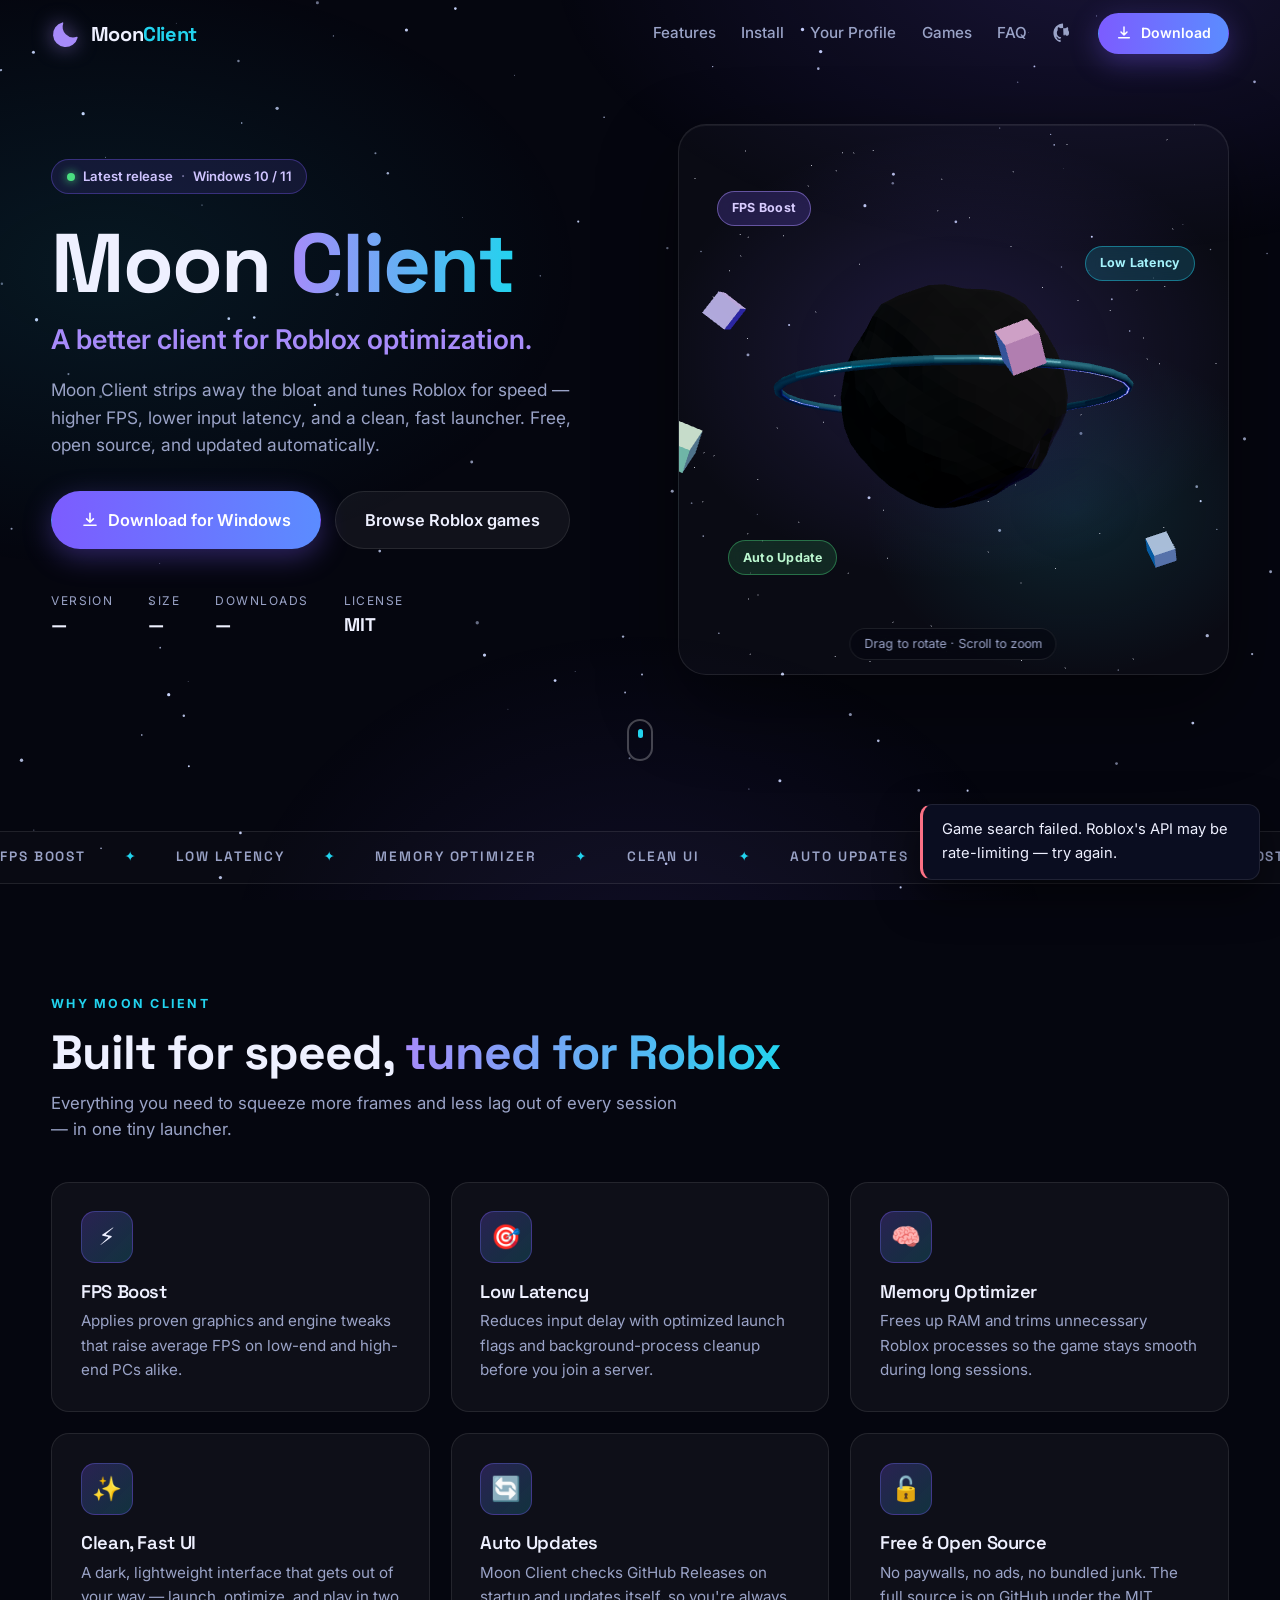
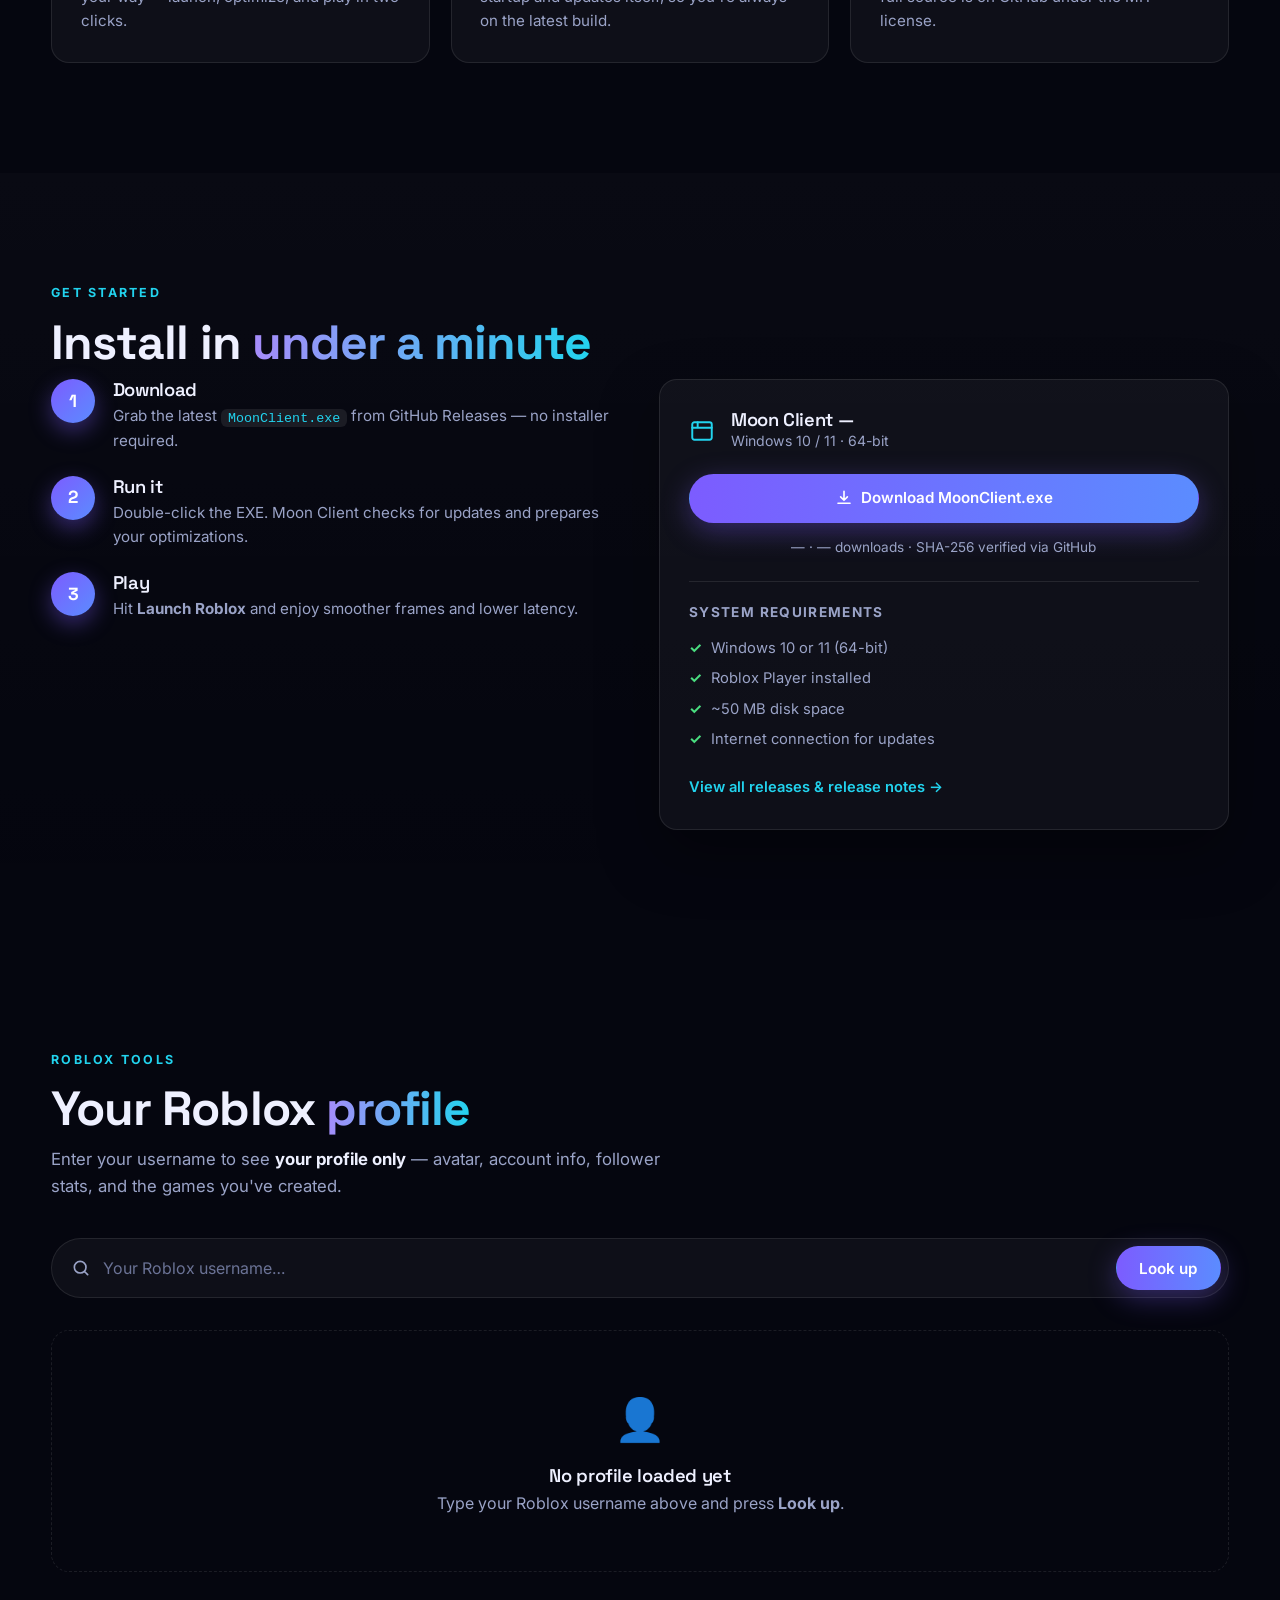
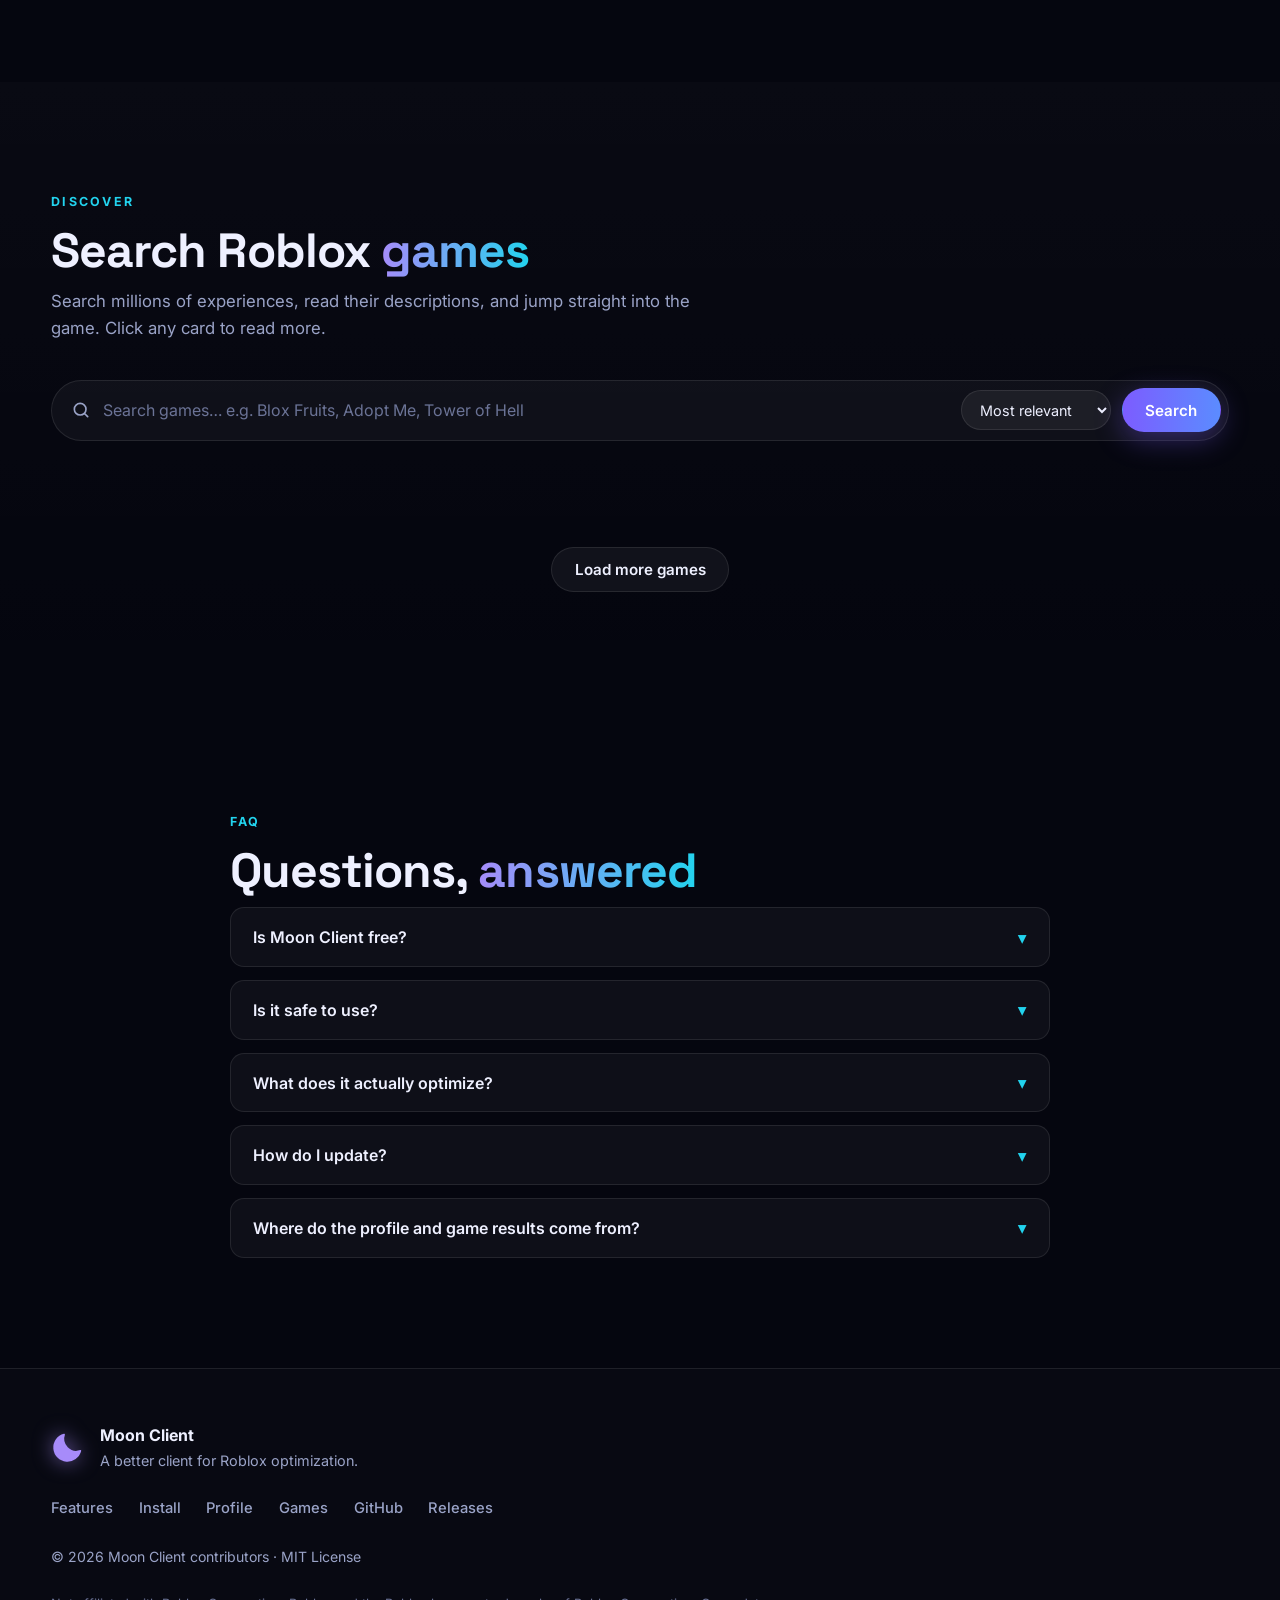
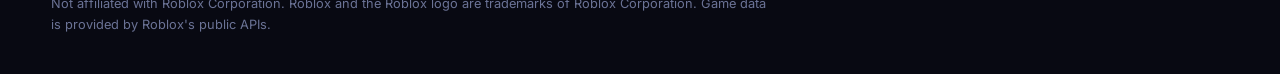
<file: index.html>
<!DOCTYPE html>
<html lang="en">
<head>
  <meta charset="UTF-8" />
  <meta name="viewport" content="width=device-width, initial-scale=1.0" />
  <title>Moon Client — A better client for Roblox optimization</title>
  <meta name="description" content="Moon Client is a free, lightweight Roblox optimization client. Boost FPS, cut latency, and play smoother. Download for Windows, look up your Roblox profile, and search Roblox games." />
  <link rel="icon" type="image/svg+xml" href="./favicon.svg" />
  <link rel="preconnect" href="https://fonts.googleapis.com" />
  <link rel="preconnect" href="https://fonts.gstatic.com" crossorigin />
  <link href="https://fonts.googleapis.com/css2?family=Inter:wght@400;500;600;700;800&family=Space+Grotesk:wght@500;600;700&display=swap" rel="stylesheet" />
  <link rel="stylesheet" href="./css/style.css" />
  <script type="importmap">
    {
      "imports": {
        "three": "./vendor/three.module.js",
        "three/addons/": "./vendor/addons/"
      }
    }
  </script>
</head>
<body>
  <canvas id="stars" aria-hidden="true"></canvas>
  <div class="bg-glow" aria-hidden="true"></div>

  <!-- ============ NAV ============ -->
  <header class="nav" id="topnav">
    <div class="container nav-inner">
      <a class="brand" href="#home" aria-label="Moon Client home">
        <svg class="brand-moon" viewBox="0 0 24 24" fill="none" aria-hidden="true">
          <path d="M20.6 14.2A8.5 8.5 0 0 1 9.8 3.4a.6.6 0 0 0-.7-.7 10 10 0 1 0 12.2 12.2.6.6 0 0 0-.7-.7Z" fill="url(#moonGrad)"/>
          <defs><linearGradient id="moonGrad" x1="3" y1="3" x2="21" y2="21"><stop stop-color="#a78bfa"/><stop offset="1" stop-color="#22d3ee"/></linearGradient></defs>
        </svg>
        <span class="brand-name">Moon<em>Client</em></span>
      </a>
      <button class="nav-toggle" id="navToggle" aria-label="Toggle menu" aria-expanded="false">
        <span></span><span></span><span></span>
      </button>
      <nav class="nav-links" id="navLinks">
        <a href="#features">Features</a>
        <a href="#install">Install</a>
        <a href="#profile">Your Profile</a>
        <a href="#games">Games</a>
        <a href="#faq">FAQ</a>
        <a class="nav-gh" href="https://github.com/gefrus112/moon-client" target="_blank" rel="noopener" aria-label="GitHub repository">
          <svg viewBox="0 0 24 24" width="20" height="20" fill="currentColor" aria-hidden="true"><path d="M12 .5C5.65.5.5 5.65.5 12c0 5.08 3.29 9.39 7.86 10.91.58.11.79-.25.79-.56 0-.27-.01-1.17-.02-2.12-3.2.7-3.88-1.36-3.88-1.36-.52-1.33-1.28-1.68-1.28-1.68-1.04-.71.08-.7.08-.7 1.15.08 1.76 1.18 1.76 1.18 1.03 1.76 2.69 1.25 3.35.96.1-.75.4-1.25.72-1.54-2.55-.29-5.24-1.28-5.24-5.68 0-1.26.45-2.28 1.18-3.09-.12-.29-.51-1.46.11-3.05 0 0 .96-.31 3.15 1.18a10.9 10.9 0 0 1 5.74 0c2.19-1.49 3.15-1.18 3.15-1.18.62 1.59.23 2.76.11 3.05.74.81 1.18 1.83 1.18 3.09 0 4.41-2.69 5.38-5.25 1.66.41 1.29.78 2.55.78 1.72 0 .01-1.2.02-2.23 0-.24.21-.68.8-.56A11.52 11.52 0 0 0 23.5 12C23.5 5.65 18.35.5 12 .5Z"/></svg>
        </a>
        <a class="btn btn-primary btn-sm js-download" href="https://github.com/gefrus112/moon-client/releases" target="_blank" rel="noopener">
          <svg viewBox="0 0 24 24" width="16" height="16" fill="none" stroke="currentColor" stroke-width="2.2" stroke-linecap="round" stroke-linejoin="round" aria-hidden="true"><path d="M12 3v12m0 0 4.5-4.5M12 15 7.5 10.5"/><path d="M4 19h16"/></svg>
          Download
        </a>
      </nav>
    </div>
  </header>

  <main>
    <!-- ============ HERO ============ -->
    <section class="hero" id="home">
      <div class="container hero-grid">
        <div class="hero-copy">
          <span class="badge reveal">
            <span class="badge-dot"></span>
            <span data-release-version>Latest release</span>
            <span class="badge-sep">·</span>
            <span>Windows 10 / 11</span>
          </span>
          <h1 class="reveal">Moon <span class="grad-text">Client</span></h1>
          <p class="hero-tag reveal">A better client for Roblox optimization.</p>
          <p class="hero-desc reveal">
            Moon Client strips away the bloat and tunes Roblox for speed — higher FPS,
            lower input latency, and a clean, fast launcher. Free, open source, and
            updated automatically.
          </p>
          <div class="hero-ctas reveal">
            <a class="btn btn-primary btn-lg js-download" href="https://github.com/gefrus112/moon-client/releases" target="_blank" rel="noopener">
              <svg viewBox="0 0 24 24" width="18" height="18" fill="none" stroke="currentColor" stroke-width="2.2" stroke-linecap="round" stroke-linejoin="round" aria-hidden="true"><path d="M12 3v12m0 0 4.5-4.5M12 15 7.5 10.5"/><path d="M4 19h16"/></svg>
              Download for Windows
            </a>
            <a class="btn btn-ghost btn-lg" href="#games">Browse Roblox games</a>
          </div>
          <dl class="hero-stats reveal">
            <div><dt>Version</dt><dd data-release-version>—</dd></div>
            <div><dt>Size</dt><dd data-release-size>—</dd></div>
            <div><dt>Downloads</dt><dd data-release-downloads>—</dd></div>
            <div><dt>License</dt><dd>MIT</dd></div>
          </dl>
        </div>

        <div class="hero-scene reveal" id="sceneWrap">
          <canvas id="webgl" aria-label="Interactive 3D Moon Client model"></canvas>
          <div class="scene-loading" id="sceneLoading">
            <div class="spinner"></div>
            <p>Loading 3D model…</p>
          </div>
          <div class="scene-hint">Drag to rotate · Scroll to zoom</div>
          <div class="scene-chip chip-a">FPS Boost</div>
          <div class="scene-chip chip-b">Low Latency</div>
          <div class="scene-chip chip-c">Auto Update</div>
        </div>
      </div>
      <a class="scroll-hint" href="#features" aria-label="Scroll down">
        <span></span>
      </a>
    </section>

    <!-- ============ TICKER ============ -->
    <div class="ticker" aria-hidden="true">
      <div class="ticker-track">
        <span>FPS Boost</span><i>✦</i><span>Low Latency</span><i>✦</i><span>Memory Optimizer</span><i>✦</i><span>Clean UI</span><i>✦</i><span>Auto Updates</span><i>✦</i><span>Open Source</span><i>✦</i>
        <span>FPS Boost</span><i>✦</i><span>Low Latency</span><i>✦</i><span>Memory Optimizer</span><i>✦</i><span>Clean UI</span><i>✦</i><span>Auto Updates</span><i>✦</i><span>Open Source</span><i>✦</i>
      </div>
    </div>

    <!-- ============ FEATURES ============ -->
    <section class="section" id="features">
      <div class="container">
        <p class="eyebrow reveal">Why Moon Client</p>
        <h2 class="reveal">Built for speed, <span class="grad-text">tuned for Roblox</span></h2>
        <p class="section-sub reveal">Everything you need to squeeze more frames and less lag out of every session — in one tiny launcher.</p>
        <div class="features-grid">
          <article class="feature-card reveal">
            <div class="feature-icon">⚡</div>
            <h3>FPS Boost</h3>
            <p>Applies proven graphics and engine tweaks that raise average FPS on low-end and high-end PCs alike.</p>
          </article>
          <article class="feature-card reveal">
            <div class="feature-icon">🎯</div>
            <h3>Low Latency</h3>
            <p>Reduces input delay with optimized launch flags and background-process cleanup before you join a server.</p>
          </article>
          <article class="feature-card reveal">
            <div class="feature-icon">🧠</div>
            <h3>Memory Optimizer</h3>
            <p>Frees up RAM and trims unnecessary Roblox processes so the game stays smooth during long sessions.</p>
          </article>
          <article class="feature-card reveal">
            <div class="feature-icon">✨</div>
            <h3>Clean, Fast UI</h3>
            <p>A dark, lightweight interface that gets out of your way — launch, optimize, and play in two clicks.</p>
          </article>
          <article class="feature-card reveal">
            <div class="feature-icon">🔄</div>
            <h3>Auto Updates</h3>
            <p>Moon Client checks GitHub Releases on startup and updates itself, so you're always on the latest build.</p>
          </article>
          <article class="feature-card reveal">
            <div class="feature-icon">🔓</div>
            <h3>Free &amp; Open Source</h3>
            <p>No paywalls, no ads, no bundled junk. The full source is on GitHub under the MIT license.</p>
          </article>
        </div>
      </div>
    </section>

    <!-- ============ INSTALL ============ -->
    <section class="section section-alt" id="install">
      <div class="container">
        <p class="eyebrow reveal">Get started</p>
        <h2 class="reveal">Install in <span class="grad-text">under a minute</span></h2>
        <div class="install-grid">
          <ol class="steps reveal">
            <li>
              <span class="step-num">1</span>
              <div><h3>Download</h3><p>Grab the latest <code>MoonClient.exe</code> from GitHub Releases — no installer required.</p></div>
            </li>
            <li>
              <span class="step-num">2</span>
              <div><h3>Run it</h3><p>Double-click the EXE. Moon Client checks for updates and prepares your optimizations.</p></div>
            </li>
            <li>
              <span class="step-num">3</span>
              <div><h3>Play</h3><p>Hit <strong>Launch Roblox</strong> and enjoy smoother frames and lower latency.</p></div>
            </li>
          </ol>

          <div class="download-card reveal">
            <div class="download-head">
              <svg viewBox="0 0 24 24" width="26" height="26" fill="none" stroke="currentColor" stroke-width="1.8" stroke-linecap="round" stroke-linejoin="round" aria-hidden="true"><rect x="3" y="4" width="18" height="16" rx="2"/><path d="M3 9h18M8 4v5"/></svg>
              <div>
                <h3>Moon Client <span data-release-version>—</span></h3>
                <p data-release-date>Windows 10 / 11 · 64-bit</p>
              </div>
            </div>
            <a class="btn btn-primary btn-block js-download" href="https://github.com/gefrus112/moon-client/releases" target="_blank" rel="noopener">
              <svg viewBox="0 0 24 24" width="18" height="18" fill="none" stroke="currentColor" stroke-width="2.2" stroke-linecap="round" stroke-linejoin="round" aria-hidden="true"><path d="M12 3v12m0 0 4.5-4.5M12 15 7.5 10.5"/><path d="M4 19h16"/></svg>
              Download MoonClient.exe
            </a>
            <p class="download-meta"><span data-release-size>—</span> · <span data-release-downloads>—</span> downloads · SHA-256 verified via GitHub</p>
            <div class="reqs">
              <h4>System requirements</h4>
              <ul>
                <li>Windows 10 or 11 (64-bit)</li>
                <li>Roblox Player installed</li>
                <li>~50 MB disk space</li>
                <li>Internet connection for updates</li>
              </ul>
            </div>
            <a class="text-link" href="https://github.com/gefrus112/moon-client/releases" target="_blank" rel="noopener">View all releases &amp; release notes →</a>
          </div>
        </div>
      </div>
    </section>

    <!-- ============ PROFILE ============ -->
    <section class="section" id="profile">
      <div class="container">
        <p class="eyebrow reveal">Roblox tools</p>
        <h2 class="reveal">Your Roblox <span class="grad-text">profile</span></h2>
        <p class="section-sub reveal">Enter your username to see <strong>your profile only</strong> — avatar, account info, follower stats, and the games you've created.</p>

        <form class="search-bar reveal" id="profileForm" autocomplete="off">
          <svg viewBox="0 0 24 24" width="20" height="20" fill="none" stroke="currentColor" stroke-width="2" stroke-linecap="round" aria-hidden="true"><circle cx="11" cy="11" r="7"/><path d="m20 20-3.5-3.5"/></svg>
          <input id="profileInput" type="text" placeholder="Your Roblox username…" aria-label="Roblox username" maxlength="20" />
          <button class="btn btn-primary" type="submit">Look up</button>
        </form>

        <div id="profileResult" aria-live="polite">
          <div class="empty-state reveal">
            <div class="empty-icon">👤</div>
            <h3>No profile loaded yet</h3>
            <p>Type your Roblox username above and press <strong>Look up</strong>.</p>
          </div>
        </div>
      </div>
    </section>

    <!-- ============ GAMES ============ -->
    <section class="section section-alt" id="games">
      <div class="container">
        <p class="eyebrow reveal">Discover</p>
        <h2 class="reveal">Search Roblox <span class="grad-text">games</span></h2>
        <p class="section-sub reveal">Search millions of experiences, read their descriptions, and jump straight into the game. Click any card to read more.</p>

        <form class="search-bar reveal" id="gamesForm" autocomplete="off">
          <svg viewBox="0 0 24 24" width="20" height="20" fill="none" stroke="currentColor" stroke-width="2" stroke-linecap="round" aria-hidden="true"><circle cx="11" cy="11" r="7"/><path d="m20 20-3.5-3.5"/></svg>
          <input id="gamesInput" type="text" placeholder="Search games… e.g. Blox Fruits, Adopt Me, Tower of Hell" aria-label="Search Roblox games" maxlength="100" />
          <select id="gamesSort" aria-label="Sort games">
            <option value="Relevance">Most relevant</option>
            <option value="Trending">Trending</option>
            <option value="TopRated">Top rated</option>
            <option value="MostPlayers">Most players</option>
            <option value="MostVisits">Most visits</option>
            <option value="MostFavorited">Most favorited</option>
          </select>
          <button class="btn btn-primary" type="submit">Search</button>
        </form>

        <p class="games-status" id="gamesStatus" aria-live="polite"></p>
        <div class="games-grid" id="gamesGrid"></div>
        <div class="games-more">
          <button class="btn btn-ghost" id="gamesLoadMore" hidden>Load more games</button>
        </div>
      </div>
    </section>

    <!-- ============ FAQ ============ -->
    <section class="section" id="faq">
      <div class="container container-narrow">
        <p class="eyebrow reveal">FAQ</p>
        <h2 class="reveal">Questions, <span class="grad-text">answered</span></h2>
        <div class="faq-list reveal">
          <div class="faq-item">
            <button class="faq-q" aria-expanded="false">Is Moon Client free?<span class="faq-chev">▾</span></button>
            <div class="faq-a"><p>Yes — completely free and open source under the MIT license. No premium tiers, no ads.</p></div>
          </div>
          <div class="faq-item">
            <button class="faq-q" aria-expanded="false">Is it safe to use?<span class="faq-chev">▾</span></button>
            <div class="faq-a"><p>Moon Client only launches Roblox with optimization flags and cleans up background processes. It never asks for your password, cookies, or Robux. The full source code is public on GitHub so you can verify exactly what it does.</p></div>
          </div>
          <div class="faq-item">
            <button class="faq-q" aria-expanded="false">What does it actually optimize?<span class="faq-chev">▾</span></button>
            <div class="faq-a"><p>Graphics settings, launch flags, and process/memory cleanup that reduce latency and raise FPS. It doesn't modify Roblox game files or inject anything into the game.</p></div>
          </div>
          <div class="faq-item">
            <button class="faq-q" aria-expanded="false">How do I update?<span class="faq-chev">▾</span></button>
            <div class="faq-a"><p>Moon Client checks GitHub Releases every time it starts and updates itself automatically. You can also download the newest build manually from the Install section above.</p></div>
          </div>
          <div class="faq-item">
            <button class="faq-q" aria-expanded="false">Where do the profile and game results come from?<span class="faq-chev">▾</span></button>
            <div class="faq-a"><p>Directly from Roblox's public APIs (users, games, and thumbnails). Nothing is stored — lookups happen live in your browser.</p></div>
          </div>
        </div>
      </div>
    </section>
  </main>

  <!-- ============ FOOTER ============ -->
  <footer class="footer">
    <div class="container footer-inner">
      <div class="footer-brand">
        <svg class="brand-moon" viewBox="0 0 24 24" fill="none" aria-hidden="true"><path d="M20.6 14.2A8.5 8.5 0 0 1 9.8 3.4a.6.6 0 0 0-.7-.7 10 10 0 1 0 12.2 12.2.6.6 0 0 0-.7-.7Z" fill="url(#moonGrad2)"/><defs><linearGradient id="moonGrad2" x1="3" y1="3" x2="21" y2="21"><stop stop-color="#a78bfa"/><stop offset="1" stop-color="#22d3ee"/></linearGradient></defs></svg>
        <div>
          <strong>Moon Client</strong>
          <p>A better client for Roblox optimization.</p>
        </div>
      </div>
      <nav class="footer-links">
        <a href="#features">Features</a>
        <a href="#install">Install</a>
        <a href="#profile">Profile</a>
        <a href="#games">Games</a>
        <a href="https://github.com/gefrus112/moon-client" target="_blank" rel="noopener">GitHub</a>
        <a href="https://github.com/gefrus112/moon-client/releases" target="_blank" rel="noopener">Releases</a>
      </nav>
      <p class="footer-note">© <span id="year">2026</span> Moon Client contributors · MIT License</p>
      <p class="footer-disclaimer">Not affiliated with Roblox Corporation. Roblox and the Roblox logo are trademarks of Roblox Corporation. Game data is provided by Roblox's public APIs.</p>
    </div>
  </footer>

  <!-- ============ GAME MODAL ============ -->
  <div class="modal-backdrop" id="gameModal" hidden>
    <div class="modal" role="dialog" aria-modal="true" aria-labelledby="modalTitle">
      <button class="modal-close" id="modalClose" aria-label="Close">✕</button>
      <div id="modalContent"></div>
    </div>
  </div>

  <div class="toasts" id="toasts" aria-live="polite"></div>

  <script type="module" src="./js/three-scene.js"></script>
  <script type="module" src="./js/main.js"></script>
</body>
</html>
</file>
<file: css/style.css>
/* ================= Moon Client — theme ================= */
:root {
  --bg: #05060f;
  --bg-2: #0a0d20;
  --card: rgba(255, 255, 255, 0.04);
  --card-border: rgba(255, 255, 255, 0.09);
  --text: #eef0ff;
  --muted: #9aa3c7;
  --accent: #7c5cff;
  --accent-2: #22d3ee;
  --accent-3: #a78bfa;
  --danger: #fb7185;
  --radius: 18px;
  --nav-h: 68px;
  --font: "Inter", system-ui, -apple-system, "Segoe UI", Roboto, sans-serif;
  --font-display: "Space Grotesk", "Inter", system-ui, sans-serif;
}

* { margin: 0; padding: 0; box-sizing: border-box; }

html { scroll-behavior: smooth; }

body {
  font-family: var(--font);
  background: var(--bg);
  color: var(--text);
  line-height: 1.6;
  overflow-x: hidden;
  -webkit-font-smoothing: antialiased;
}

::selection { background: rgba(124, 92, 255, 0.45); }

#stars {
  position: fixed; inset: 0; z-index: -2;
  width: 100%; height: 100%;
}

.bg-glow {
  position: fixed; inset: 0; z-index: -1; pointer-events: none;
  background:
    radial-gradient(900px 500px at 85% -5%, rgba(124, 92, 255, 0.16), transparent 60%),
    radial-gradient(800px 500px at 8% 30%, rgba(34, 211, 238, 0.09), transparent 60%),
    radial-gradient(700px 600px at 50% 110%, rgba(124, 92, 255, 0.10), transparent 60%);
}

.container { width: min(1180px, 92%); margin: 0 auto; }
.container-narrow { width: min(820px, 92%); }

section { scroll-margin-top: calc(var(--nav-h) + 12px); }

h1, h2, h3 { font-family: var(--font-display); line-height: 1.15; letter-spacing: -0.02em; }
h1 { font-size: clamp(3rem, 8vw, 5.2rem); font-weight: 700; }
h2 { font-size: clamp(2rem, 4.5vw, 3rem); font-weight: 700; margin-bottom: 0.6rem; }
h3 { font-size: 1.15rem; font-weight: 600; }

.grad-text {
  background: linear-gradient(92deg, var(--accent-3), var(--accent-2));
  -webkit-background-clip: text; background-clip: text; color: transparent;
}

.eyebrow {
  text-transform: uppercase; letter-spacing: 0.18em; font-size: 0.78rem;
  font-weight: 700; color: var(--accent-2); margin-bottom: 0.7rem;
}

.section { padding: 110px 0; }
.section-alt { background: linear-gradient(180deg, rgba(255,255,255,0.02), transparent); }
.section-sub { color: var(--muted); max-width: 640px; margin-bottom: 2.4rem; font-size: 1.05rem; }
.section-sub strong { color: var(--text); }

/* ================= Buttons ================= */
.btn {
  display: inline-flex; align-items: center; justify-content: center; gap: 0.55rem;
  font-family: var(--font); font-weight: 600; font-size: 0.95rem;
  padding: 0.72rem 1.4rem; border-radius: 999px; border: 1px solid transparent;
  cursor: pointer; text-decoration: none; transition: transform 0.18s ease, box-shadow 0.18s ease, background 0.18s ease, border-color 0.18s ease;
  white-space: nowrap;
}
.btn:hover { transform: translateY(-2px); }
.btn:active { transform: translateY(0); }
.btn-primary {
  background: linear-gradient(92deg, var(--accent), #5b8cff);
  color: #fff; box-shadow: 0 8px 28px rgba(124, 92, 255, 0.35);
}
.btn-primary:hover { box-shadow: 0 12px 36px rgba(124, 92, 255, 0.5); }
.btn-ghost {
  background: rgba(255, 255, 255, 0.05); color: var(--text);
  border-color: var(--card-border);
}
.btn-ghost:hover { background: rgba(255, 255, 255, 0.1); }
.btn-lg { padding: 0.95rem 1.8rem; font-size: 1.02rem; }
.btn-sm { padding: 0.5rem 1.05rem; font-size: 0.88rem; }
.btn-block { width: 100%; }
.btn:disabled { opacity: 0.55; cursor: not-allowed; transform: none; }

.text-link { color: var(--accent-2); text-decoration: none; font-weight: 600; font-size: 0.92rem; }
.text-link:hover { text-decoration: underline; }

/* ================= Nav ================= */
.nav {
  position: fixed; top: 0; left: 0; right: 0; z-index: 100; height: var(--nav-h);
  transition: background 0.25s ease, border-color 0.25s ease, backdrop-filter 0.25s ease;
  border-bottom: 1px solid transparent;
}
.nav.scrolled {
  background: rgba(5, 6, 15, 0.78);
  backdrop-filter: blur(14px); -webkit-backdrop-filter: blur(14px);
  border-bottom-color: var(--card-border);
}
.nav-inner { height: 100%; display: flex; align-items: center; justify-content: space-between; gap: 1rem; }
.brand { display: flex; align-items: center; gap: 0.6rem; text-decoration: none; color: var(--text); }
.brand-moon { width: 30px; height: 30px; filter: drop-shadow(0 0 10px rgba(167, 139, 250, 0.6)); }
.brand-name { font-family: var(--font-display); font-weight: 700; font-size: 1.25rem; letter-spacing: -0.02em; }
.brand-name em { font-style: normal; color: var(--accent-2); }
.nav-links { display: flex; align-items: center; gap: 1.6rem; }
.nav-links a:not(.btn):not(.nav-gh) { color: var(--muted); text-decoration: none; font-weight: 500; font-size: 0.95rem; transition: color 0.15s; }
.nav-links a:not(.btn):not(.nav-gh):hover { color: var(--text); }
.nav-gh { color: var(--muted); display: inline-flex; transition: color 0.15s; }
.nav-gh:hover { color: var(--text); }
.nav-toggle { display: none; background: none; border: 0; cursor: pointer; padding: 0.5rem; }
.nav-toggle span { display: block; width: 24px; height: 2px; background: var(--text); margin: 5px 0; border-radius: 2px; transition: 0.25s; }
.nav-toggle.open span:nth-child(1) { transform: translateY(7px) rotate(45deg); }
.nav-toggle.open span:nth-child(2) { opacity: 0; }
.nav-toggle.open span:nth-child(3) { transform: translateY(-7px) rotate(-45deg); }

/* ================= Hero ================= */
.hero { padding: calc(var(--nav-h) + 56px) 0 70px; position: relative; }
.hero-grid { display: grid; grid-template-columns: 1.05fr 1fr; gap: 3rem; align-items: center; }
.badge {
  display: inline-flex; align-items: center; gap: 0.5rem;
  background: rgba(124, 92, 255, 0.12); border: 1px solid rgba(124, 92, 255, 0.35);
  color: #cfc4ff; font-size: 0.82rem; font-weight: 600;
  padding: 0.35rem 0.9rem; border-radius: 999px; margin-bottom: 1.4rem;
}
.badge-dot { width: 8px; height: 8px; border-radius: 50%; background: #4ade80; box-shadow: 0 0 10px #4ade80; animation: pulse 2s infinite; }
.badge-sep { opacity: 0.5; }
@keyframes pulse { 0%, 100% { opacity: 1; } 50% { opacity: 0.45; } }

.hero-tag { font-size: clamp(1.25rem, 2.6vw, 1.7rem); font-weight: 600; color: var(--accent-3); margin: 0.4rem 0 0.9rem; }
.hero-desc { color: var(--muted); font-size: 1.08rem; max-width: 520px; margin-bottom: 2rem; }
.hero-ctas { display: flex; gap: 0.9rem; flex-wrap: wrap; margin-bottom: 2.6rem; }
.hero-stats { display: flex; gap: 2.2rem; flex-wrap: wrap; }
.hero-stats dt { font-size: 0.75rem; text-transform: uppercase; letter-spacing: 0.12em; color: var(--muted); }
.hero-stats dd { font-family: var(--font-display); font-weight: 700; font-size: 1.15rem; }

.hero-scene {
  position: relative; aspect-ratio: 1 / 1; max-height: 560px; width: 100%;
  border-radius: 28px; border: 1px solid var(--card-border);
  background:
    radial-gradient(420px 320px at 50% 42%, rgba(124, 92, 255, 0.18), transparent 70%),
    radial-gradient(300px 240px at 72% 70%, rgba(34, 211, 238, 0.12), transparent 70%),
    rgba(255, 255, 255, 0.025);
  overflow: hidden;
  box-shadow: 0 30px 80px rgba(0, 0, 0, 0.45), inset 0 1px 0 rgba(255,255,255,0.06);
}
#webgl { width: 100%; height: 100%; display: block; cursor: grab; touch-action: none; }
#webgl:active { cursor: grabbing; }
.scene-loading {
  position: absolute; inset: 0; display: flex; flex-direction: column; gap: 1rem;
  align-items: center; justify-content: center; color: var(--muted); font-size: 0.95rem;
  transition: opacity 0.5s ease; pointer-events: none;
}
.scene-loading.done { opacity: 0; }
.spinner {
  width: 44px; height: 44px; border-radius: 50%;
  border: 3px solid rgba(255,255,255,0.12); border-top-color: var(--accent-2);
  animation: spin 0.9s linear infinite;
}
@keyframes spin { to { transform: rotate(360deg); } }
.scene-hint {
  position: absolute; bottom: 14px; left: 50%; transform: translateX(-50%);
  font-size: 0.78rem; color: var(--muted); background: rgba(5,6,15,0.55);
  padding: 0.3rem 0.85rem; border-radius: 999px; border: 1px solid var(--card-border);
  backdrop-filter: blur(6px); pointer-events: none; white-space: nowrap;
}
.scene-chip {
  position: absolute; font-size: 0.78rem; font-weight: 700; letter-spacing: 0.02em;
  padding: 0.4rem 0.85rem; border-radius: 999px; pointer-events: none;
  backdrop-filter: blur(8px); animation: floaty 5s ease-in-out infinite;
}
.chip-a { top: 12%; left: 7%; background: rgba(124,92,255,0.22); border: 1px solid rgba(167,139,250,0.5); color: #d8ccff; }
.chip-b { top: 22%; right: 6%; background: rgba(34,211,238,0.16); border: 1px solid rgba(34,211,238,0.45); color: #a5f3fc; animation-delay: -1.6s; }
.chip-c { bottom: 18%; left: 9%; background: rgba(74,222,128,0.14); border: 1px solid rgba(74,222,128,0.4); color: #bbf7d0; animation-delay: -3.2s; }
@keyframes floaty { 0%, 100% { transform: translateY(0); } 50% { transform: translateY(-9px); } }

.scroll-hint {
  display: block; width: 26px; height: 42px; margin: 44px auto 0;
  border: 2px solid rgba(255,255,255,0.25); border-radius: 999px; position: relative;
}
.scroll-hint span {
  position: absolute; top: 8px; left: 50%; width: 5px; height: 9px; margin-left: -2.5px;
  border-radius: 3px; background: var(--accent-2); animation: scrollDot 1.8s ease-in-out infinite;
}
@keyframes scrollDot { 0% { transform: translateY(0); opacity: 1; } 70% { transform: translateY(14px); opacity: 0; } 100% { opacity: 0; } }

/* ================= Ticker ================= */
.ticker {
  border-top: 1px solid var(--card-border); border-bottom: 1px solid var(--card-border);
  overflow: hidden; padding: 0.9rem 0; background: rgba(255,255,255,0.02);
}
.ticker-track {
  display: flex; gap: 2.4rem; width: max-content; white-space: nowrap;
  font-family: var(--font-display); font-weight: 600; letter-spacing: 0.14em;
  text-transform: uppercase; font-size: 0.85rem; color: var(--muted);
  animation: ticker 26s linear infinite;
}
.ticker-track i { color: var(--accent-2); font-style: normal; }
@keyframes ticker { to { transform: translateX(-50%); } }

/* ================= Features ================= */
.features-grid { display: grid; grid-template-columns: repeat(3, 1fr); gap: 1.3rem; }
.feature-card {
  background: var(--card); border: 1px solid var(--card-border); border-radius: var(--radius);
  padding: 1.8rem; transition: transform 0.2s ease, border-color 0.2s ease, box-shadow 0.2s ease;
}
.feature-card:hover {
  transform: translateY(-5px); border-color: rgba(124, 92, 255, 0.5);
  box-shadow: 0 18px 44px rgba(0,0,0,0.4), 0 0 0 1px rgba(124,92,255,0.15);
}
.feature-icon {
  width: 52px; height: 52px; display: grid; place-items: center; font-size: 1.5rem;
  border-radius: 14px; margin-bottom: 1.1rem;
  background: linear-gradient(135deg, rgba(124,92,255,0.25), rgba(34,211,238,0.18));
  border: 1px solid rgba(124,92,255,0.35);
}
.feature-card h3 { margin-bottom: 0.45rem; }
.feature-card p { color: var(--muted); font-size: 0.95rem; }

/* ================= Install ================= */
.install-grid { display: grid; grid-template-columns: 1fr 1fr; gap: 2.4rem; align-items: start; }
.steps { list-style: none; display: flex; flex-direction: column; gap: 1.4rem; }
.steps li { display: flex; gap: 1.1rem; align-items: flex-start; }
.step-num {
  flex: 0 0 44px; width: 44px; height: 44px; border-radius: 50%;
  display: grid; place-items: center; font-family: var(--font-display); font-weight: 700; font-size: 1.1rem;
  background: linear-gradient(135deg, var(--accent), #5b8cff); color: #fff;
  box-shadow: 0 8px 22px rgba(124,92,255,0.4);
}
.steps h3 { margin-bottom: 0.25rem; }
.steps p { color: var(--muted); font-size: 0.95rem; }
.steps code {
  background: rgba(255,255,255,0.08); padding: 0.1rem 0.45rem; border-radius: 6px;
  font-size: 0.88em; color: var(--accent-2);
}
.download-card {
  background: var(--card); border: 1px solid var(--card-border); border-radius: var(--radius);
  padding: 1.8rem; box-shadow: 0 24px 60px rgba(0,0,0,0.35);
}
.download-head { display: flex; gap: 1rem; align-items: center; margin-bottom: 1.3rem; color: var(--accent-2); }
.download-head h3 { color: var(--text); }
.download-head p { color: var(--muted); font-size: 0.88rem; }
.download-meta { text-align: center; color: var(--muted); font-size: 0.85rem; margin: 0.9rem 0 1.4rem; }
.reqs { border-top: 1px solid var(--card-border); padding-top: 1.2rem; margin-bottom: 1.2rem; }
.reqs h4 { font-size: 0.85rem; text-transform: uppercase; letter-spacing: 0.1em; color: var(--muted); margin-bottom: 0.6rem; }
.reqs ul { list-style: none; }
.reqs li { color: var(--muted); font-size: 0.92rem; padding: 0.22rem 0 0.22rem 1.4rem; position: relative; }
.reqs li::before { content: "✓"; position: absolute; left: 0; color: #4ade80; font-weight: 700; }

/* ================= Search bars ================= */
.search-bar {
  display: flex; gap: 0.7rem; align-items: center;
  background: var(--card); border: 1px solid var(--card-border); border-radius: 999px;
  padding: 0.45rem 0.45rem 0.45rem 1.2rem; margin-bottom: 2rem;
  transition: border-color 0.2s, box-shadow 0.2s;
}
.search-bar:focus-within { border-color: rgba(124,92,255,0.6); box-shadow: 0 0 0 4px rgba(124,92,255,0.14); }
.search-bar svg { color: var(--muted); flex: 0 0 auto; }
.search-bar input {
  flex: 1; min-width: 0; background: none; border: 0; outline: none;
  color: var(--text); font-family: var(--font); font-size: 1rem;
}
.search-bar input::placeholder { color: #6b7396; }
.search-bar select {
  background: rgba(255,255,255,0.06); color: var(--text); border: 1px solid var(--card-border);
  border-radius: 999px; padding: 0.6rem 0.9rem; font-family: var(--font); font-size: 0.9rem; outline: none; cursor: pointer;
}
.search-bar select option { background: var(--bg-2); }

/* ================= Empty / loading states ================= */
.empty-state {
  text-align: center; padding: 3.4rem 1.5rem; border: 1px dashed var(--card-border);
  border-radius: var(--radius); color: var(--muted);
}
.empty-icon { font-size: 2.6rem; margin-bottom: 0.8rem; }
.empty-state h3 { color: var(--text); margin-bottom: 0.3rem; }
.skeleton {
  border-radius: var(--radius); border: 1px solid var(--card-border);
  background: linear-gradient(100deg, rgba(255,255,255,0.03) 40%, rgba(255,255,255,0.08) 50%, rgba(255,255,255,0.03) 60%);
  background-size: 200% 100%; animation: shimmer 1.4s infinite; min-height: 120px;
}
@keyframes shimmer { to { background-position: -200% 0; } }

/* ================= Profile ================= */
.profile-card {
  display: flex; gap: 1.6rem; align-items: flex-start;
  background: var(--card); border: 1px solid var(--card-border); border-radius: var(--radius);
  padding: 1.8rem; margin-bottom: 2rem; box-shadow: 0 24px 60px rgba(0,0,0,0.3);
}
.profile-avatar {
  width: 110px; height: 110px; border-radius: 24px; object-fit: cover; flex: 0 0 auto;
  border: 2px solid rgba(124,92,255,0.5); box-shadow: 0 12px 32px rgba(0,0,0,0.45);
  background: rgba(255,255,255,0.06);
}
.profile-info { flex: 1; min-width: 0; }
.profile-info h3 { font-size: 1.6rem; display: flex; align-items: center; gap: 0.6rem; flex-wrap: wrap; }
.verified-badge {
  font-size: 0.68rem; font-weight: 700; letter-spacing: 0.06em; text-transform: uppercase;
  background: rgba(34,211,238,0.15); color: var(--accent-2);
  border: 1px solid rgba(34,211,238,0.4); padding: 0.15rem 0.55rem; border-radius: 999px;
}
.profile-handle { color: var(--accent-3); font-weight: 600; margin-bottom: 0.5rem; }
.profile-desc { color: var(--muted); font-size: 0.95rem; margin-bottom: 1rem; white-space: pre-wrap; word-break: break-word; }
.profile-meta { display: flex; gap: 1.6rem; flex-wrap: wrap; margin-bottom: 1.2rem; }
.profile-meta div { font-size: 0.88rem; color: var(--muted); }
.profile-meta strong { display: block; color: var(--text); font-size: 1.05rem; font-family: var(--font-display); }
.profile-actions { display: flex; gap: 0.7rem; flex-wrap: wrap; }
.profile-games-title { font-size: 1.2rem; margin-bottom: 1rem; }
.profile-games-title span { color: var(--muted); font-weight: 400; font-size: 0.95rem; }

/* ================= Games ================= */
.games-status { color: var(--muted); font-size: 0.92rem; margin-bottom: 1.2rem; min-height: 1.4em; }
.games-grid { display: grid; grid-template-columns: repeat(auto-fill, minmax(240px, 1fr)); gap: 1.2rem; }
.game-card {
  background: var(--card); border: 1px solid var(--card-border); border-radius: var(--radius);
  overflow: hidden; cursor: pointer; text-align: left; font-family: var(--font); color: var(--text);
  transition: transform 0.2s ease, border-color 0.2s ease, box-shadow 0.2s ease; padding: 0;
  display: flex; flex-direction: column;
}
.game-card:hover { transform: translateY(-5px); border-color: rgba(124,92,255,0.55); box-shadow: 0 18px 44px rgba(0,0,0,0.45); }
.game-thumb { position: relative; aspect-ratio: 16 / 9; background: rgba(255,255,255,0.05); overflow: hidden; }
.game-thumb img { width: 100%; height: 100%; object-fit: cover; display: block; transition: transform 0.35s ease; }
.game-card:hover .game-thumb img { transform: scale(1.06); }
.game-players {
  position: absolute; bottom: 8px; left: 8px; font-size: 0.75rem; font-weight: 700;
  background: rgba(5,6,15,0.72); backdrop-filter: blur(6px);
  padding: 0.2rem 0.6rem; border-radius: 999px; border: 1px solid var(--card-border);
}
.game-body { padding: 1rem 1.1rem 1.1rem; display: flex; flex-direction: column; gap: 0.3rem; flex: 1; }
.game-body h3 { font-size: 1.02rem; display: -webkit-box; -webkit-line-clamp: 1; -webkit-box-orient: vertical; overflow: hidden; }
.game-creator { color: var(--muted); font-size: 0.85rem; }
.game-stats { display: flex; gap: 1rem; margin-top: auto; padding-top: 0.5rem; font-size: 0.82rem; color: var(--muted); }
.game-stats span { display: inline-flex; align-items: center; gap: 0.3rem; }
.games-more { text-align: center; margin-top: 2.2rem; }

/* ================= Modal ================= */
.modal-backdrop {
  position: fixed; inset: 0; z-index: 200; display: grid; place-items: center;
  background: rgba(3, 4, 10, 0.78); backdrop-filter: blur(8px); padding: 1.2rem;
  animation: fadeIn 0.2s ease;
}
.modal-backdrop[hidden] { display: none; }
@keyframes fadeIn { from { opacity: 0; } }
.modal {
  position: relative; width: min(680px, 100%); max-height: 88vh; overflow-y: auto;
  background: var(--bg-2); border: 1px solid var(--card-border); border-radius: 22px;
  box-shadow: 0 40px 100px rgba(0,0,0,0.6); animation: popIn 0.25s ease;
}
@keyframes popIn { from { opacity: 0; transform: translateY(14px) scale(0.98); } }
.modal-close {
  position: absolute; top: 14px; right: 14px; z-index: 2; width: 38px; height: 38px;
  border-radius: 50%; border: 1px solid var(--card-border); background: rgba(5,6,15,0.7);
  color: var(--text); font-size: 1rem; cursor: pointer; transition: background 0.15s;
}
.modal-close:hover { background: rgba(255,255,255,0.14); }
.modal-hero { position: relative; aspect-ratio: 16 / 8; background: rgba(255,255,255,0.05); }
.modal-hero img { width: 100%; height: 100%; object-fit: cover; }
.modal-body { padding: 1.6rem 1.8rem 1.9rem; }
.modal-body h3 { font-size: 1.7rem; margin-bottom: 0.3rem; }
.modal-creator { color: var(--muted); margin-bottom: 1.1rem; font-size: 0.95rem; }
.modal-stats { display: grid; grid-template-columns: repeat(auto-fit, minmax(110px, 1fr)); gap: 0.8rem; margin-bottom: 1.3rem; }
.modal-stat { background: rgba(255,255,255,0.04); border: 1px solid var(--card-border); border-radius: 12px; padding: 0.7rem 0.9rem; }
.modal-stat strong { display: block; font-family: var(--font-display); font-size: 1.05rem; }
.modal-stat span { font-size: 0.75rem; color: var(--muted); text-transform: uppercase; letter-spacing: 0.08em; }
.modal-desc { color: var(--muted); font-size: 0.95rem; white-space: pre-wrap; word-break: break-word; margin-bottom: 1.5rem; }
.modal-actions { display: flex; gap: 0.8rem; flex-wrap: wrap; }

/* ================= FAQ ================= */
.faq-list { display: flex; flex-direction: column; gap: 0.8rem; }
.faq-item { background: var(--card); border: 1px solid var(--card-border); border-radius: 14px; overflow: hidden; }
.faq-q {
  width: 100%; display: flex; justify-content: space-between; align-items: center; gap: 1rem;
  background: none; border: 0; color: var(--text); font-family: var(--font);
  font-size: 1rem; font-weight: 600; padding: 1.15rem 1.4rem; cursor: pointer; text-align: left;
}
.faq-chev { color: var(--accent-2); transition: transform 0.25s ease; font-size: 1.1rem; }
.faq-item.open .faq-chev { transform: rotate(180deg); }
.faq-a { max-height: 0; overflow: hidden; transition: max-height 0.3s ease; }
.faq-a p { padding: 0 1.4rem 1.2rem; color: var(--muted); font-size: 0.95rem; }

/* ================= Footer ================= */
.footer { border-top: 1px solid var(--card-border); padding: 3.4rem 0 2.4rem; background: rgba(255,255,255,0.015); }
.footer-inner { display: flex; flex-direction: column; gap: 1.6rem; }
.footer-brand { display: flex; gap: 0.9rem; align-items: center; }
.footer-brand .brand-moon { width: 34px; height: 34px; }
.footer-brand p { color: var(--muted); font-size: 0.9rem; }
.footer-links { display: flex; gap: 1.6rem; flex-wrap: wrap; }
.footer-links a { color: var(--muted); text-decoration: none; font-size: 0.92rem; font-weight: 500; }
.footer-links a:hover { color: var(--text); }
.footer-note { color: var(--muted); font-size: 0.88rem; }
.footer-disclaimer { color: #6b7396; font-size: 0.8rem; max-width: 720px; }

/* ================= Toasts ================= */
.toasts { position: fixed; bottom: 20px; right: 20px; z-index: 300; display: flex; flex-direction: column; gap: 0.6rem; }
.toast {
  background: var(--bg-2); border: 1px solid var(--card-border); border-left: 3px solid var(--accent-2);
  color: var(--text); padding: 0.85rem 1.2rem; border-radius: 12px; font-size: 0.92rem;
  box-shadow: 0 16px 40px rgba(0,0,0,0.5); animation: toastIn 0.25s ease; max-width: 340px;
}
.toast.error { border-left-color: var(--danger); }
@keyframes toastIn { from { opacity: 0; transform: translateX(16px); } }

/* ================= Reveal on scroll ================= */
.reveal { opacity: 0; transform: translateY(26px); transition: opacity 0.7s ease, transform 0.7s ease; }
.reveal.visible { opacity: 1; transform: none; }

/* ================= Responsive ================= */
@media (max-width: 980px) {
  .hero-grid { grid-template-columns: 1fr; gap: 2.2rem; }
  .hero-scene { max-height: 440px; }
  .features-grid { grid-template-columns: repeat(2, 1fr); }
  .install-grid { grid-template-columns: 1fr; }
}
@media (max-width: 860px) {
  .nav-toggle { display: block; }
  .nav-links {
    position: absolute; top: var(--nav-h); left: 0; right: 0;
    flex-direction: column; align-items: stretch; gap: 0;
    background: rgba(5,6,15,0.97); backdrop-filter: blur(16px);
    border-bottom: 1px solid var(--card-border); padding: 0.8rem 4% 1.2rem;
    transform: translateY(-130%); transition: transform 0.3s ease;
  }
  .nav-links.open { transform: translateY(0); }
  .nav-links a { padding: 0.7rem 0.4rem; }
  .nav-links .btn { margin-top: 0.6rem; }
  .nav-gh { padding: 0.7rem 0.4rem; }
}
@media (max-width: 640px) {
  .section { padding: 72px 0; }
  .features-grid { grid-template-columns: 1fr; }
  .profile-card { flex-direction: column; align-items: center; text-align: center; }
  .profile-meta { justify-content: center; }
  .profile-actions { justify-content: center; }
  .search-bar { flex-wrap: wrap; border-radius: 20px; padding: 0.7rem; }
  .search-bar input { flex: 1 1 100%; padding: 0.4rem 0.5rem; }
  .search-bar select, .search-bar .btn { flex: 1; }
  .hero-stats { gap: 1.4rem; }
  .scene-chip { display: none; }
}

@media (prefers-reduced-motion: reduce) {
  *, *::before, *::after { animation-duration: 0.01ms !important; transition-duration: 0.01ms !important; }
  html { scroll-behavior: auto; }
  .reveal { opacity: 1; transform: none; }
}
</file>
